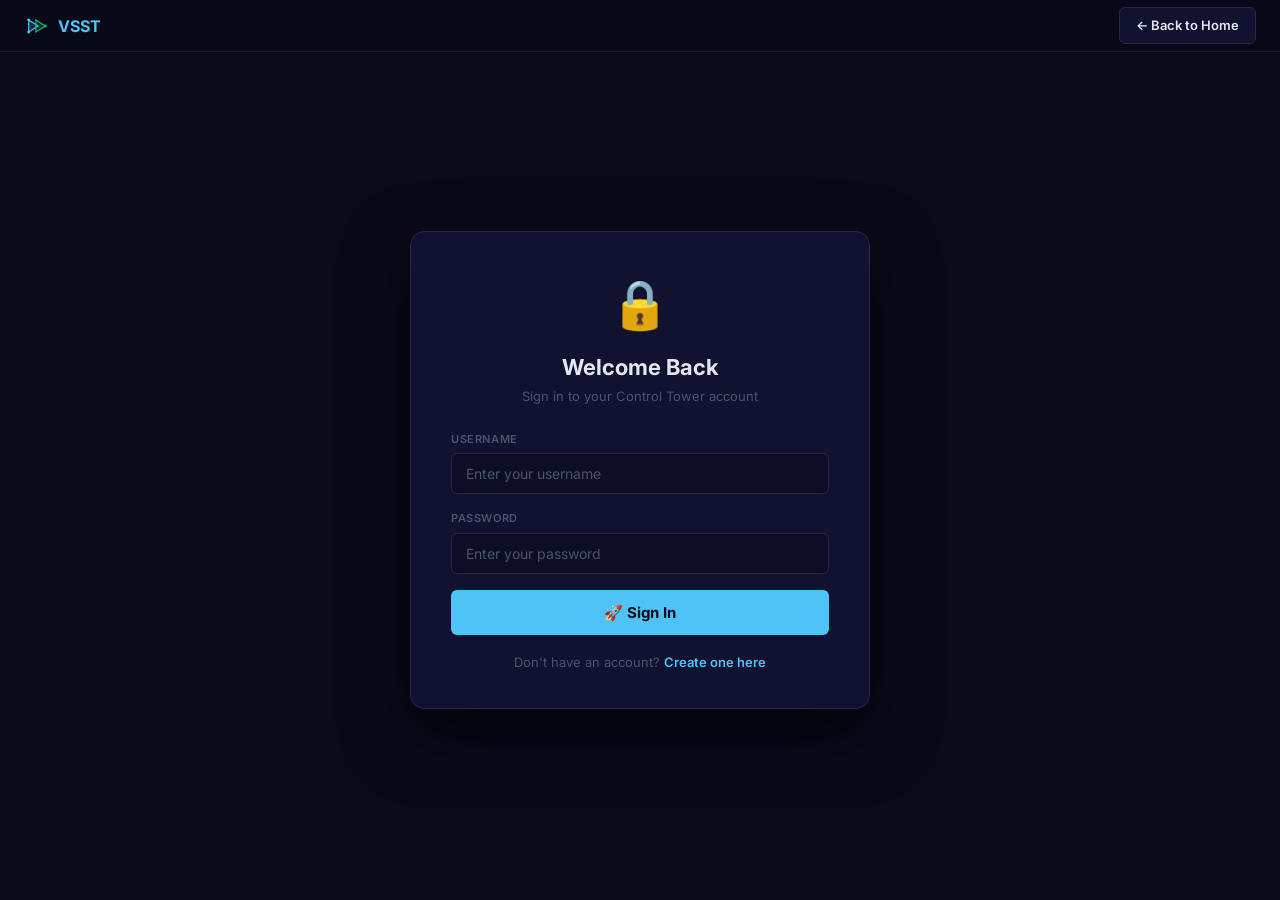
<file: src/main/resources/static/login.html>
<!DOCTYPE html>
<html lang="en">
<head>
    <meta charset="UTF-8">
    <meta name="viewport" content="width=device-width, initial-scale=1.0, maximum-scale=1.0">
    <title>VSST | Login</title>
    <link rel="preconnect" href="https://fonts.googleapis.com">
    <link rel="preconnect" href="https://fonts.gstatic.com" crossorigin>
    <link href="https://fonts.googleapis.com/css2?family=Inter:wght@300;400;500;600;700&family=JetBrains+Mono:wght@400;600&display=swap" rel="stylesheet">
    <link rel="stylesheet" href="css/app.css">
</head>
<body style="overflow:auto;">

<nav class="auth-nav">
    <a href="/welcome.html" class="auth-nav-logo">
        <svg width="26" height="26" viewBox="0 0 44 44" fill="none">
            <path d="M8 12 L24 22 L8 32 Z" fill="rgba(79,195,247,0.2)" stroke="#4fc3f7" stroke-width="2"/>
            <path d="M20 12 L36 22 L20 32 Z" fill="rgba(16,185,129,0.2)" stroke="#10b981" stroke-width="2"/>
            <circle cx="8" cy="12" r="2.5" fill="#4fc3f7"/>
            <circle cx="8" cy="32" r="2.5" fill="#4fc3f7"/>
            <circle cx="36" cy="22" r="2.5" fill="#10b981"/>
        </svg>
        VSST
    </a>
    <div style="display:flex;align-items:center;gap:10px;">
        <a href="/welcome.html" class="auth-back-btn">&#8592; Back to Home</a>
    </div>
</nav>

<div class="auth-wrapper">
    <div class="auth-card">

        <div class="auth-card-icon">&#128274;</div>
        <h1 class="auth-card-title">Welcome Back</h1>
        <p class="auth-card-sub">Sign in to your Control Tower account</p>

        <div class="auth-error"   id="loginError"></div>
        <div class="auth-success" id="loginSuccess"></div>

        <div class="auth-form-group">
            <label class="auth-label" for="username">Username</label>
            <input class="auth-input" type="text" id="username"
                   placeholder="Enter your username"
                   autocomplete="username"
                   onkeydown="if(event.key==='Enter') handleLogin()"/>
        </div>

        <div class="auth-form-group">
            <label class="auth-label" for="password">Password</label>
            <input class="auth-input" type="password" id="password"
                   placeholder="Enter your password"
                   autocomplete="current-password"
                   onkeydown="if(event.key==='Enter') handleLogin()"/>
        </div>

        <button class="auth-btn" id="loginBtn" onclick="handleLogin()">
            &#128640; Sign In
        </button>

        <div class="auth-footer">
            Don't have an account? <a href="/register.html">Create one here</a>
        </div>

    </div>
</div>

<script src="js/auth.js"></script>
<script src="js/theme.js"></script>
<script>
    // Redirect if already logged in
    if (typeof redirectIfLoggedIn === 'function') redirectIfLoggedIn();

    async function handleLogin() {
        hideFormError('loginError');
        var username = document.getElementById('username').value.trim();
        var password = document.getElementById('password').value;

        if (!username || !password) {
            showFormError('loginError', 'Please enter both username and password.');
            return;
        }

        setButtonLoading('loginBtn', true, '&#128640; Sign In');

        try {
            var user = await apiLogin(username, password);
            storeUser(user);
            if (user.role === 'DRIVER') {
                window.location.href = '/driver.html';
            } else {
                window.location.href = '/index.html';
            }
        } catch (error) {
            showFormError('loginError', error.message || 'Login failed. Please check your credentials.');
        } finally {
            setButtonLoading('loginBtn', false, '&#128640; Sign In');
        }
    }

    function showFormError(id, msg) {
        var el = document.getElementById(id);
        if (el) { el.textContent = msg; el.style.display = 'block'; }
    }

    function hideFormError(id) {
        var el = document.getElementById(id);
        if (el) el.style.display = 'none';
    }
</script>
</body>
</html>
</file>
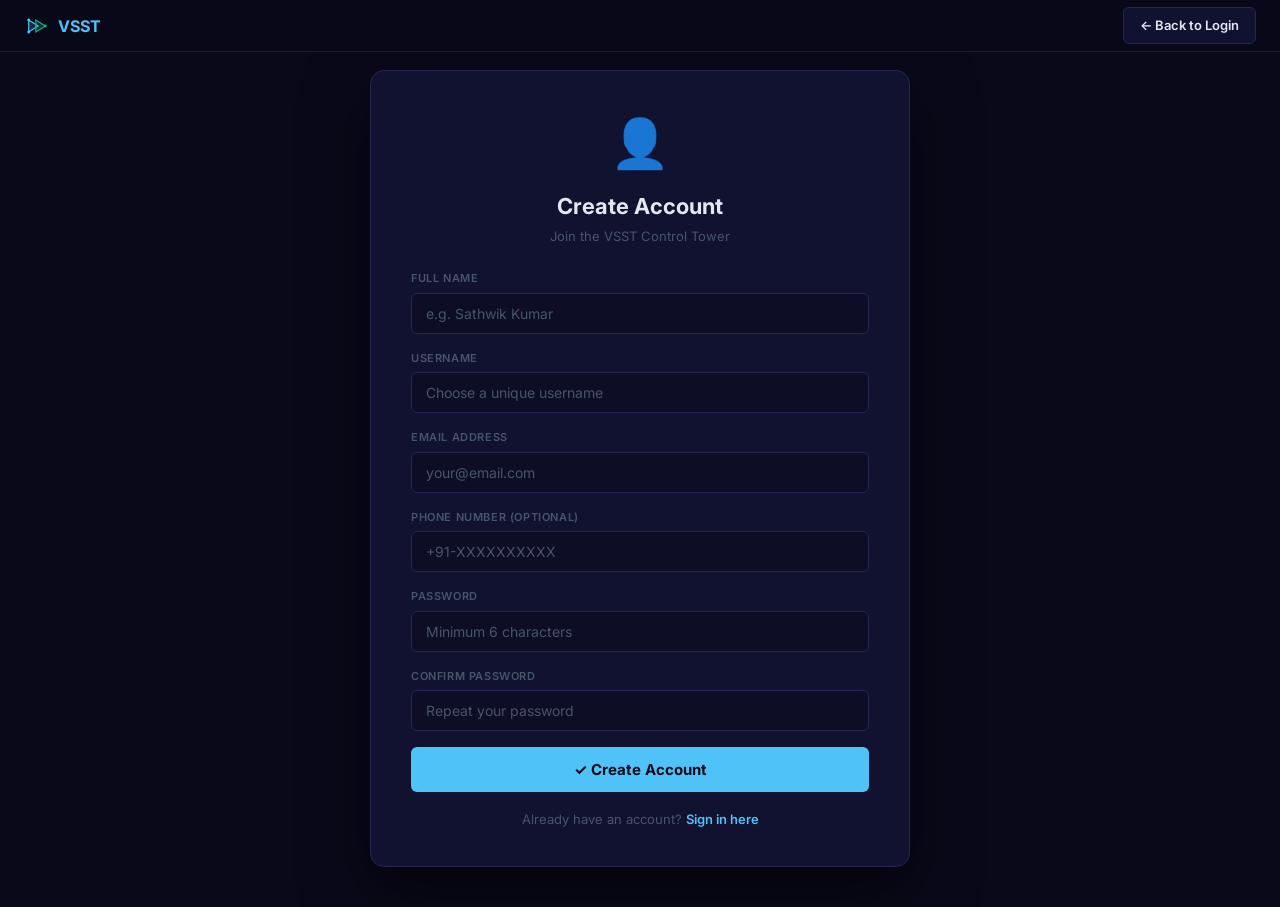
<file: src/main/resources/static/register.html>
<!DOCTYPE html>
<html lang="en">
<head>
    <meta charset="UTF-8">
    <meta name="viewport" content="width=device-width, initial-scale=1.0, maximum-scale=1.0">
    <title>VSST | Create Account</title>
    <link rel="preconnect" href="https://fonts.googleapis.com">
    <link rel="preconnect" href="https://fonts.gstatic.com" crossorigin>
    <link href="https://fonts.googleapis.com/css2?family=Inter:wght@300;400;500;600;700&family=JetBrains+Mono:wght@400;600&display=swap" rel="stylesheet">
    <link rel="stylesheet" href="css/app.css">
</head>
<body style="overflow:auto;">

<nav class="auth-nav">
    <a href="/welcome.html" class="auth-nav-logo">
        <svg width="26" height="26" viewBox="0 0 44 44" fill="none">
            <path d="M8 12 L24 22 L8 32 Z" fill="rgba(79,195,247,0.2)" stroke="#4fc3f7" stroke-width="2"/>
            <path d="M20 12 L36 22 L20 32 Z" fill="rgba(16,185,129,0.2)" stroke="#10b981" stroke-width="2"/>
            <circle cx="8" cy="12" r="2.5" fill="#4fc3f7"/>
            <circle cx="8" cy="32" r="2.5" fill="#4fc3f7"/>
            <circle cx="36" cy="22" r="2.5" fill="#10b981"/>
        </svg>
        VSST
    </a>
    <div style="display:flex;align-items:center;gap:10px;">
        <a href="/login.html" class="auth-back-btn">&#8592; Back to Login</a>
    </div>
</nav>

<div class="auth-wrapper" style="padding-top:70px;">
    <div class="auth-card register-card">

        <div class="auth-card-icon">&#128100;</div>
        <h1 class="auth-card-title">Create Account</h1>
        <p class="auth-card-sub">Join the VSST Control Tower</p>

        <div class="auth-error"   id="registerError"></div>
        <div class="auth-success" id="registerSuccess"></div>

        <div class="auth-form-group">
            <label class="auth-label">Full Name</label>
            <input class="auth-input" type="text" id="fullName"
                   placeholder="e.g. Sathwik Kumar"/>
        </div>

        <div class="auth-form-group">
            <label class="auth-label">Username</label>
            <input class="auth-input" type="text" id="regUsername"
                   placeholder="Choose a unique username"/>
        </div>

        <div class="auth-form-group">
            <label class="auth-label">Email Address</label>
            <input class="auth-input" type="email" id="regEmail"
                   placeholder="your@email.com"/>
        </div>

        <div class="auth-form-group">
            <label class="auth-label">Phone Number (Optional)</label>
            <input class="auth-input" type="tel" id="regPhone"
                   placeholder="+91-XXXXXXXXXX"/>
        </div>

        <div class="auth-form-group">
            <label class="auth-label">Password</label>
            <input class="auth-input" type="password" id="regPassword"
                   placeholder="Minimum 6 characters"/>
        </div>

        <div class="auth-form-group">
            <label class="auth-label">Confirm Password</label>
            <input class="auth-input" type="password" id="regPasswordConfirm"
                   placeholder="Repeat your password"/>
        </div>

        <button class="auth-btn" id="registerBtn" onclick="handleRegister()">
            &#10003; Create Account
        </button>

        <div class="auth-footer">
            Already have an account? <a href="/login.html">Sign in here</a>
        </div>

    </div>
</div>

<script src="js/auth.js"></script>
<script src="js/theme.js"></script>
<script>
    async function handleRegister() {
        hideFormError('registerError');

        var fullName   = document.getElementById('fullName').value.trim();
        var username   = document.getElementById('regUsername').value.trim();
        var email      = document.getElementById('regEmail').value.trim();
        var phone      = document.getElementById('regPhone').value.trim();
        var password   = document.getElementById('regPassword').value;
        var confirm    = document.getElementById('regPasswordConfirm').value;

        if (!fullName || !username || !email || !password) {
            showFormError('registerError', 'All required fields must be filled.');
            return;
        }
        if (password.length < 6) {
            showFormError('registerError', 'Password must be at least 6 characters.');
            return;
        }
        if (password !== confirm) {
            showFormError('registerError', 'Passwords do not match.');
            return;
        }

        setButtonLoading('registerBtn', true, '&#10003; Create Account');

        try {
            var user = await apiRegister({
                fullName:    fullName,
                username:    username,
                email:       email,
                phoneNumber: phone,
                password:    password
            });

            var suc = document.getElementById('registerSuccess');
            suc.textContent = '✓ Account created! Redirecting to login...';
            suc.style.display = 'block';
            setTimeout(function() { window.location.href = '/login.html'; }, 1800);

        } catch (error) {
            showFormError('registerError', error.message || 'Registration failed. Please try again.');
        } finally {
            setButtonLoading('registerBtn', false, '&#10003; Create Account');
        }
    }

    function showFormError(id, msg) {
        var el = document.getElementById(id);
        if (el) { el.textContent = msg; el.style.display = 'block'; }
    }

    function hideFormError(id) {
        var el = document.getElementById(id);
        if (el) el.style.display = 'none';
    }
</script>
</body>
</html>
</file>
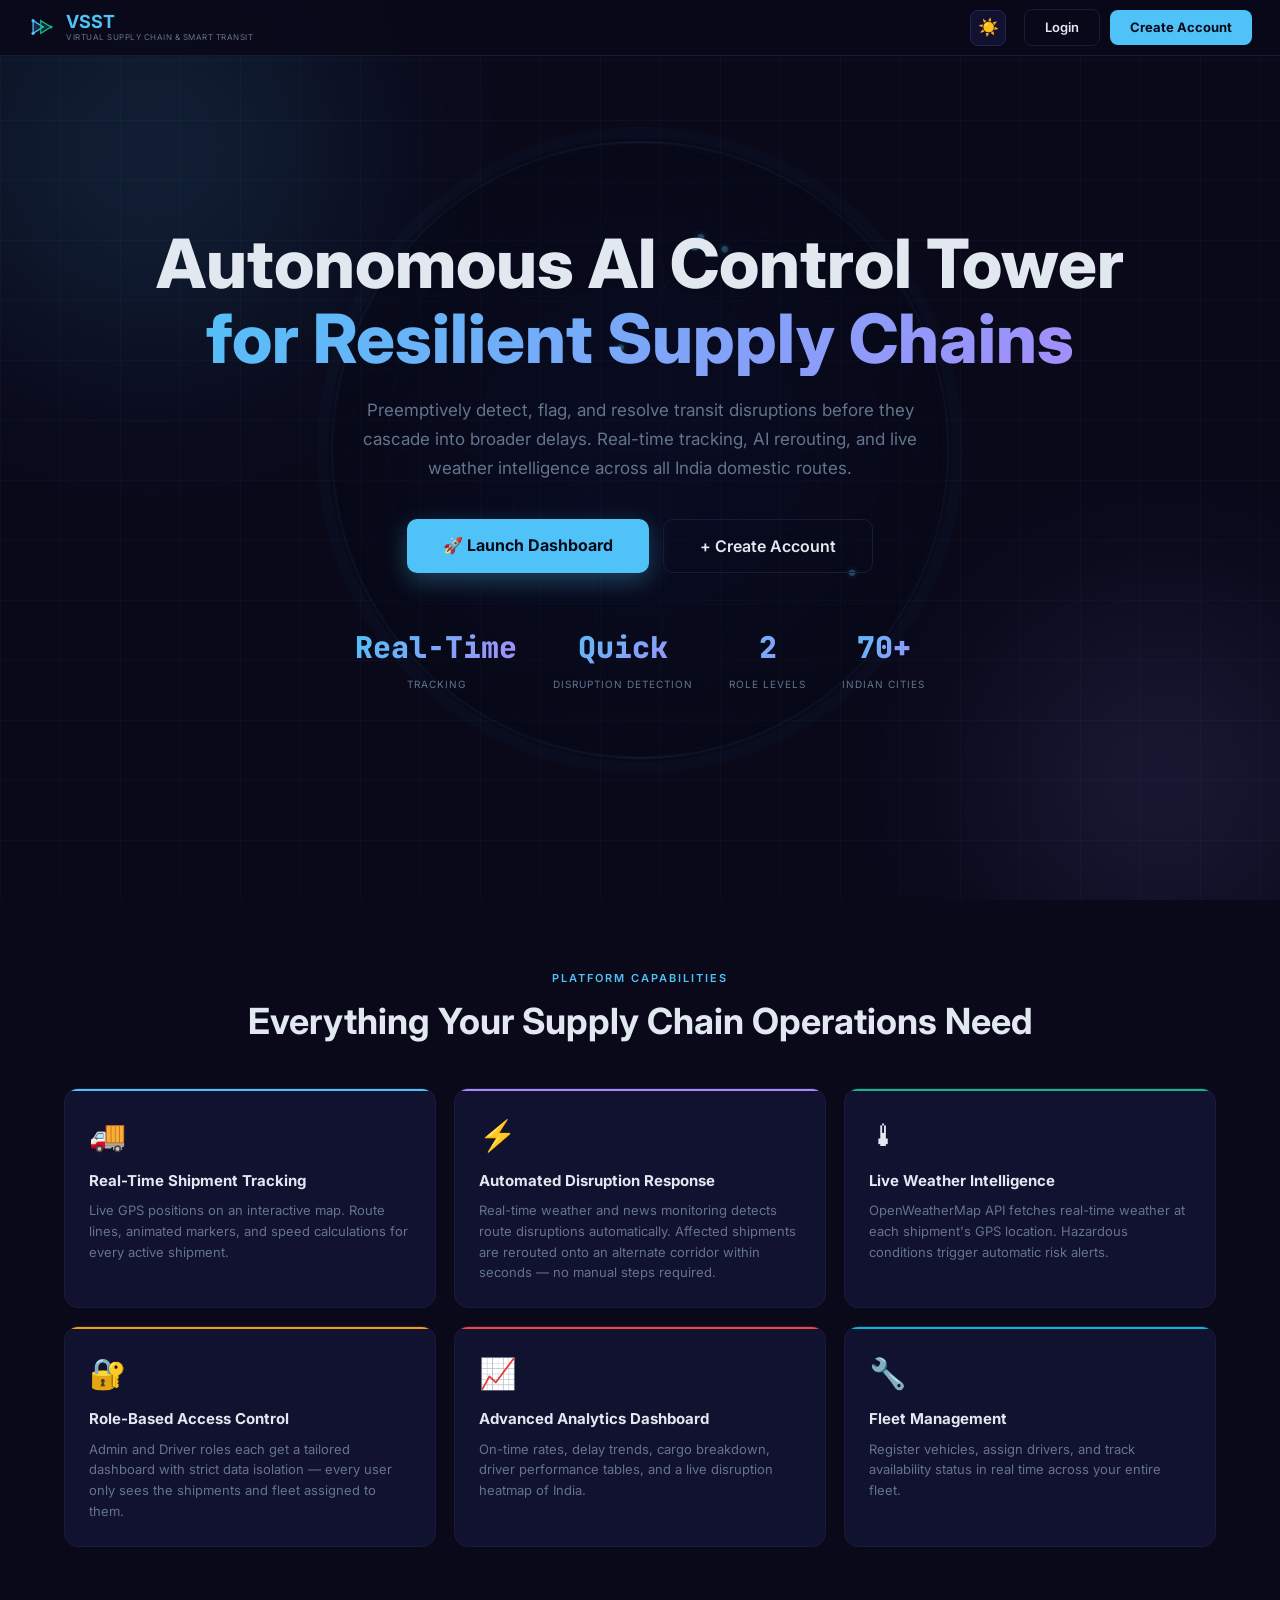
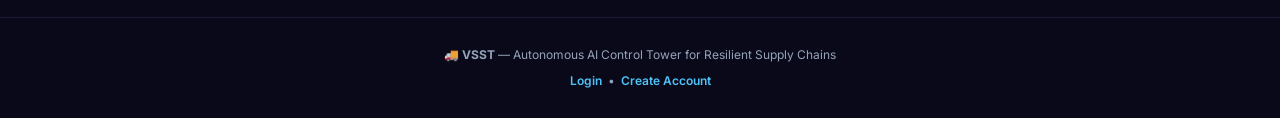
<file: src/main/resources/static/welcome.html>
<!DOCTYPE html>
<html lang="en">
<head>
    <meta charset="UTF-8">
    <meta name="viewport" content="width=device-width, initial-scale=1.0, maximum-scale=1.0">
    <title>VSST | AI Control Tower</title>
    <link rel="preconnect" href="https://fonts.googleapis.com">
    <link rel="preconnect" href="https://fonts.gstatic.com" crossorigin>
    <link href="https://fonts.googleapis.com/css2?family=Inter:wght@300;400;500;600;700;800&family=JetBrains+Mono:wght@400;600&display=swap" rel="stylesheet">
    <link rel="stylesheet" href="css/app.css">
    <style>
        *, *::before, *::after { box-sizing: border-box; margin: 0; padding: 0; }

        :root {
            --bg:     #09091a; --card: #111130; --border: #1a1a3a;
            --blue:   #4fc3f7; --purple: #a78bfa; --green: #10b981;
            --text:   #e2e8f0; --muted: #64748b;
        }

        body.light-theme {
            --bg: #f0f4f8; --card: #ffffff; --border: #dde3ea;
            --blue: #0284c7; --purple: #7c3aed; --green: #059669;
            --text: #1a202c; --muted: #718096;
        }

        html, body { background: var(--bg); color: var(--text); font-family: 'Inter', sans-serif;
            overflow-x: hidden; transition: background 0.3s, color 0.3s; }

        /* NAV */
        nav {
            position: fixed; top: 0; left: 0; right: 0; height: 56px;
            background: rgba(9,9,26,0.92); backdrop-filter: blur(12px);
            border-bottom: 1px solid var(--border);
            display: flex; align-items: center; justify-content: space-between;
            padding: 0 28px; z-index: 100;
        }
        body.light-theme nav { background: rgba(240,244,248,0.95); }

        .nav-brand { display: flex; align-items: center; gap: 10px;
            text-decoration: none; }
        .nav-brand:hover { text-decoration: none; }

        .nav-actions { display: flex; gap: 10px; align-items: center; }

        .btn-nav {
            padding: 8px 20px; border-radius: 8px; font-size: 13px;
            font-weight: 600; cursor: pointer; text-decoration: none;
            font-family: inherit; transition: all 0.2s;
        }

        .btn-nav-outline {
            background: transparent; border: 1.5px solid var(--border);
            color: var(--text);
        }
        .btn-nav-outline:hover { border-color: var(--blue); color: var(--blue); text-decoration: none; }

        .btn-nav-primary {
            background: var(--blue); border: none; color: #09091a; font-weight: 700;
        }
        .btn-nav-primary:hover { opacity: 0.85; text-decoration: none; }

        /* HERO */
        .hero {
            min-height: 100vh; display: flex; flex-direction: column;
            align-items: center; justify-content: center;
            text-align: center; padding: 100px 24px 60px;
            position: relative; overflow: hidden;
        }

        .hero::before {
            content: ''; position: absolute; inset: 0;
            background-image: linear-gradient(rgba(79,195,247,0.03) 1px, transparent 1px),
            linear-gradient(90deg, rgba(79,195,247,0.03) 1px, transparent 1px);
            background-size: 60px 60px;
            animation: gridDrift 25s linear infinite;
        }
        @keyframes gridDrift { 0%{background-position:0 0} 100%{background-position:60px 60px} }

        .blob { position: absolute; border-radius: 50%; filter: blur(80px);
            pointer-events: none; opacity: 0.15; }
        .blob-1 { width:500px;height:500px; background:radial-gradient(circle,#4fc3f7,transparent);
            top:-100px;left:-100px; animation:blobFloat 8s ease-in-out infinite; }
        .blob-2 { width:400px;height:400px; background:radial-gradient(circle,#a78bfa,transparent);
            bottom:-80px;right:-80px; animation:blobFloat 10s ease-in-out infinite reverse; }
        @keyframes blobFloat { 0%,100%{transform:translate(0,0)} 50%{transform:translate(30px,20px)} }

        h1 {
            font-size: clamp(32px, 6vw, 68px); font-weight: 800;
            line-height: 1.1; margin-bottom: 20px; position: relative;
        }
        .h1-line1 { color: var(--text); display: block; }
        .h1-line2 {
            background: linear-gradient(135deg, var(--blue), var(--purple));
            -webkit-background-clip: text; -webkit-text-fill-color: transparent;
            background-clip: text; display: block;
        }

        .hero-sub {
            font-size: clamp(14px, 2vw, 17px); color: var(--muted);
            max-width: 560px; line-height: 1.7; margin-bottom: 36px; position: relative;
        }

        .hero-cta {
            display: flex; gap: 14px; flex-wrap: wrap;
            justify-content: center; margin-bottom: 52px; position: relative;
        }

        .btn-hero-primary {
            padding: 14px 36px; background: var(--blue); color: #09091a; border: none;
            border-radius: 10px; font-size: 16px; font-weight: 700; cursor: pointer;
            text-decoration: none; font-family: inherit; transition: all 0.2s;
            box-shadow: 0 8px 24px rgba(79,195,247,0.3);
        }
        .btn-hero-primary:hover { background:#81d4fa; box-shadow:0 12px 32px rgba(79,195,247,0.45);
            transform:translateY(-2px); text-decoration:none; }

        .btn-hero-outline {
            padding: 14px 36px; background: transparent; color: var(--text);
            border: 1.5px solid var(--border); border-radius: 10px;
            font-size: 16px; font-weight: 600; cursor: pointer;
            text-decoration: none; font-family: inherit; transition: all 0.2s;
        }
        .btn-hero-outline:hover { border-color:var(--blue); color:var(--blue); text-decoration:none; }

        .stats-strip {
            display: flex; gap: 36px; flex-wrap: wrap;
            justify-content: center; position: relative;
        }
        .stat-item { text-align: center; }
        .stat-num {
            font-size: 30px; font-weight: 800; font-family: 'JetBrains Mono', monospace;
            background: linear-gradient(135deg, var(--blue), var(--purple));
            -webkit-background-clip: text; -webkit-text-fill-color: transparent;
            background-clip: text; display: block;
        }
        .stat-lbl { font-size: 10px; color: var(--muted); text-transform: uppercase;
            letter-spacing: 1px; margin-top: 4px; }

        /* FEATURES */
        .section { padding: 70px 24px; max-width: 1200px; margin: 0 auto; }
        .section-label { text-align:center; font-size:11px; font-weight:600;
            color:var(--blue); text-transform:uppercase; letter-spacing:2px;
            margin-bottom:12px; }
        .section-title { text-align:center; font-size:clamp(22px,4vw,36px);
            font-weight:700; margin-bottom:44px; line-height:1.25; color:var(--text); }

        .features-grid { display: grid; grid-template-columns: repeat(3,1fr); gap: 18px; }

        .feature-card {
            background: var(--card); border: 1px solid var(--border);
            border-radius: 14px; padding: 24px; transition: all 0.25s;
            position: relative; overflow: hidden;
        }
        .feature-card::before {
            content:''; position:absolute; top:0;left:0;right:0;
            height:2px; border-radius:2px 2px 0 0;
        }
        .feature-card.c-blue::before   { background: var(--blue); }
        .feature-card.c-purple::before { background: var(--purple); }
        .feature-card.c-green::before  { background: var(--green); }
        .feature-card.c-yellow::before { background: #f59e0b; }
        .feature-card.c-red::before    { background: #ef4444; }
        .feature-card.c-teal::before   { background: #06b6d4; }

        .feature-card:hover {
            border-color: rgba(79,195,247,0.3);
            transform: translateY(-3px);
            box-shadow: 0 12px 32px rgba(0,0,0,0.2);
        }
        body.light-theme .feature-card:hover { box-shadow: 0 8px 24px rgba(0,0,0,0.1); }

        .feature-icon  { font-size: 30px; margin-bottom: 12px; }
        .feature-title { font-size: 15px; font-weight: 700; color: var(--text); margin-bottom: 8px; }
        .feature-desc  { font-size: 13px; color: var(--muted); line-height: 1.6; }

        /* TECH STACK */
        .tech-section {
            background: var(--card); border-top: 1px solid var(--border);
            border-bottom: 1px solid var(--border); padding: 56px 24px; text-align: center;
        }
        .tech-pills { display:flex; flex-wrap:wrap; justify-content:center; gap:9px; margin-top:26px; }
        .tech-pill {
            padding: 6px 16px;
            background: rgba(79,195,247,0.06); border: 1px solid rgba(79,195,247,0.15);
            border-radius: 20px; font-size: 12px; font-weight: 600; color: var(--blue);
            font-family: 'JetBrains Mono', monospace; transition: all 0.2s;
        }
        .tech-pill:hover { background: rgba(79,195,247,0.14); }

        /* FOOTER */
        footer {
            padding: 28px; text-align: center; color: var(--muted);
            font-size: 12px; border-top: 1px solid var(--border);
        }
        footer a { color: var(--blue); text-decoration: none; font-weight: 600; }
        footer a:hover { text-decoration: underline; }

        @media (max-width: 900px) { .features-grid { grid-template-columns:1fr 1fr; } }
        @media (max-width: 600px) {
            .features-grid { grid-template-columns:1fr; }
            nav { padding: 0 16px; }
            .hero { padding: 80px 16px 40px; }
            .stats-strip { gap: 22px; }
        }

        /* Globe background */
        .globe-bg {
            position: absolute;
            top: 50%;
            left: 50%;
            transform: translate(-50%, -50%);
            width: min(700px, 95vw);
            height: min(700px, 95vw);
            pointer-events: none;
            z-index: 0;
            opacity: 0.38;
        }

        .globe-bg canvas {
            width: 100%;
            height: 100%;
        }

        /* Ensure all hero content is above globe */
        .hero > *:not(.blob-1):not(.blob-2):not(.globe-bg) {
            position: relative;
            z-index: 2;
        }

    </style>
</head>
<body>

<nav>
    <a href="/welcome.html" class="nav-brand">
        <svg width="28" height="28" viewBox="0 0 44 44" fill="none">
            <path d="M8 12 L24 22 L8 32 Z" fill="rgba(79,195,247,0.2)" stroke="#4fc3f7" stroke-width="2"/>
            <path d="M20 12 L36 22 L20 32 Z" fill="rgba(16,185,129,0.2)" stroke="#10b981" stroke-width="2"/>
            <circle cx="8" cy="12" r="2.5" fill="#4fc3f7"/>
            <circle cx="8" cy="32" r="2.5" fill="#4fc3f7"/>
            <circle cx="36" cy="22" r="2.5" fill="#10b981"/>
        </svg>
        <div style="display: flex; flex-direction: column;">
            <span style="font-size: 18px; font-weight: 700; color: var(--blue); line-height: 1.1;">VSST</span>
            <span style="font-size: 8px; color: var(--muted); text-transform: uppercase; letter-spacing: 0.5px;">Virtual Supply chain & Smart Transit</span>
        </div>
    </a>
    <div class="nav-actions">
        <a href="/login.html"    class="btn-nav btn-nav-outline">Login</a>
        <a href="/register.html" class="btn-nav btn-nav-primary">Create Account</a>
    </div>
</nav>

<section class="hero">
    <div class="blob blob-1"></div>
    <div class="blob blob-2"></div>

    <div class="globe-bg" aria-hidden="true">
        <canvas id="globeCanvas"></canvas>
    </div>

    <h1>
        <span class="h1-line1">Autonomous AI Control Tower</span>
        <span class="h1-line2">for Resilient Supply Chains</span>
    </h1>
    <p class="hero-sub">
        Preemptively detect, flag, and resolve transit disruptions before they cascade
        into broader delays. Real-time tracking, AI rerouting, and live weather intelligence
        across all India domestic routes.
    </p>
    <div class="hero-cta">
        <a href="/login.html"    class="btn-hero-primary">&#128640; Launch Dashboard</a>
        <a href="/register.html" class="btn-hero-outline">&#43; Create Account</a>
    </div>
    <div class="stats-strip">
        <div class="stat-item"><span class="stat-num">Real&#8209;Time</span><span class="stat-lbl">Tracking</span></div>
        <div class="stat-item"><span class="stat-num">Quick</span><span class="stat-lbl">Disruption Detection</span></div>
        <div class="stat-item"><span class="stat-num">2</span><span class="stat-lbl">Role Levels</span></div>
        <div class="stat-item"><span class="stat-num">70+</span><span class="stat-lbl">Indian Cities</span></div>
    </div>
</section>

<section class="section">
    <div class="section-label">Platform Capabilities</div>
    <h2 class="section-title">Everything Your Supply Chain Operations Need</h2>
    <div class="features-grid">
        <div class="feature-card c-blue">
            <div class="feature-icon">&#128666;</div>
            <div class="feature-title">Real-Time Shipment Tracking</div>
            <div class="feature-desc">Live GPS positions on an interactive map. Route lines, animated markers, and speed calculations for every active shipment.</div>
        </div>
        <div class="feature-card c-purple">
            <div class="feature-icon">&#9889;</div>
            <div class="feature-title">Automated Disruption Response</div>
            <div class="feature-desc">Real-time weather and news monitoring detects route disruptions automatically. Affected shipments are rerouted onto an alternate corridor within seconds — no manual steps required.</div>
        </div>
        <div class="feature-card c-green">
            <div class="feature-icon">&#127777;</div>
            <div class="feature-title">Live Weather Intelligence</div>
            <div class="feature-desc">OpenWeatherMap API fetches real-time weather at each shipment's GPS location. Hazardous conditions trigger automatic risk alerts.</div>
        </div>
        <div class="feature-card c-yellow">
            <div class="feature-icon">&#128272;</div>
            <div class="feature-title">Role-Based Access Control</div>
            <div class="feature-desc">Admin and Driver roles each get a tailored dashboard with strict data isolation — every user only sees the shipments and fleet assigned to them.</div>
        </div>
        <div class="feature-card c-red">
            <div class="feature-icon">&#128200;</div>
            <div class="feature-title">Advanced Analytics Dashboard</div>
            <div class="feature-desc">On-time rates, delay trends, cargo breakdown, driver performance tables, and a live disruption heatmap of India.</div>
        </div>
        <div class="feature-card c-teal">
            <div class="feature-icon">&#128295;</div>
            <div class="feature-title">Fleet Management</div>
            <div class="feature-desc">Register vehicles, assign drivers, and track availability status in real time across your entire fleet.</div>
        </div>
    </div>
</section>

<footer>
    <p>&#128666; <strong>VSST</strong> — Autonomous AI Control Tower for Resilient Supply Chains</p>
    <p style="margin-top:8px;"><a href="/login.html">Login</a> &nbsp;&bull;&nbsp; <a href="/register.html">Create Account</a></p>
</footer>

<script>
    (function startGlobe() {
        var canvas = document.getElementById('globeCanvas');
        if (!canvas) {
            // Retry in case DOM not ready
            setTimeout(startGlobe, 200);
            return;
        }

        var ctx  = canvas.getContext('2d');
        var SIZE = 600;
        canvas.width  = SIZE;
        canvas.height = SIZE;

        var CX = SIZE / 2, CY = SIZE / 2, R = SIZE * 0.44;
        var rotY = 0;

        // City coordinates [lat, lng]
        var cities = [
            [28.6, 77.2], [19.1, 72.9], [13.0, 77.6], [22.6, 88.4],
            [13.1, 80.3], [17.4, 78.5], [23.0, 72.6], [26.9, 75.8],
            [51.5, -0.1], [48.9, 2.4], [40.7, -74.0], [35.7, 139.7],
            [31.2, 121.5], [-33.9, 151.2], [55.8, 37.6], [25.2, 55.3],
            [1.3, 103.8], [37.6, 127.0], [-23.5, -46.6], [30.0, 31.2],
            [6.5, 3.4], [-26.2, 28.1], [19.4, -99.1], [43.7, -79.4]
        ];

        // Convert lat/lng to unit sphere 3D
        function toSphere(lat, lng) {
            var phi   = (90 - lat)  * Math.PI / 180;
            var theta = (lng + 180) * Math.PI / 180;
            return {
                x: -Math.sin(phi) * Math.cos(theta),
                y:  Math.cos(phi),
                z:  Math.sin(phi) * Math.sin(theta)
            };
        }

        // Rotate around Y axis only (slow spin)
        function rotate(p) {
            var x1 = p.x * Math.cos(rotY) + p.z * Math.sin(rotY);
            var z1 = -p.x * Math.sin(rotY) + p.z * Math.cos(rotY);
            return { x: x1, y: p.y, z: z1 };
        }

        function project(p) {
            var rp = rotate(p);
            return { x: CX + rp.x * R, y: CY - rp.y * R, z: rp.z };
        }

        var nodes = cities.map(function (c) { return toSphere(c[0], c[1]); });

        // Build edges (connect nearby cities)
        var edges = [];
        for (var i = 0; i < nodes.length; i++) {
            for (var j = i + 1; j < nodes.length; j++) {
                if (Math.random() < 0.2) edges.push([i, j]);
            }
        }

        // Animated data packets
        var packets = [];
        edges.forEach(function (e) {
            if (Math.random() < 0.55) {
                packets.push({
                    edge:  e,
                    t:     Math.random(),
                    speed: 0.004 + Math.random() * 0.005,
                    color: Math.random() < 0.5 ? '#f59e0b' : '#4fc3f7'
                });
            }
        });

        function draw() {
            ctx.clearRect(0, 0, SIZE, SIZE);

            // Background glow
            var grd = ctx.createRadialGradient(CX, CY, R * 0.1, CX, CY, R);
            grd.addColorStop(0, 'rgba(10,20,50,0.85)');
            grd.addColorStop(1, 'rgba(5,8,20,0.95)');
            ctx.beginPath();
            ctx.arc(CX, CY, R, 0, Math.PI * 2);
            ctx.fillStyle = grd;
            ctx.fill();

            // Grid lines (latitude)
            for (var lat = -75; lat <= 75; lat += 15) {
                ctx.beginPath();
                var first = true;
                for (var lng = -180; lng <= 180; lng += 4) {
                    var p3  = toSphere(lat, lng);
                    var rp  = rotate(p3);
                    if (rp.z > -0.05) {
                        var sx = CX + rp.x * R, sy = CY - rp.y * R;
                        if (first) { ctx.moveTo(sx, sy); first = false; }
                        else        ctx.lineTo(sx, sy);
                    } else { first = true; }
                }
                ctx.strokeStyle = 'rgba(79,195,247,0.07)';
                ctx.lineWidth   = 0.6;
                ctx.stroke();
            }

            // Grid lines (longitude)
            for (var lng2 = -180; lng2 < 180; lng2 += 15) {
                ctx.beginPath();
                first = true;
                for (var lat2 = -90; lat2 <= 90; lat2 += 4) {
                    var p3b = toSphere(lat2, lng2);
                    var rpb = rotate(p3b);
                    if (rpb.z > -0.05) {
                        var sx2 = CX + rpb.x * R, sy2 = CY - rpb.y * R;
                        if (first) { ctx.moveTo(sx2, sy2); first = false; }
                        else        ctx.lineTo(sx2, sy2);
                    } else { first = true; }
                }
                ctx.strokeStyle = 'rgba(79,195,247,0.07)';
                ctx.lineWidth   = 0.6;
                ctx.stroke();
            }

            // Route edges
            edges.forEach(function (e) {
                var a = project(nodes[e[0]]);
                var b = project(nodes[e[1]]);
                if (a.z > 0.05 && b.z > 0.05) {
                    ctx.beginPath();
                    ctx.moveTo(a.x, a.y);
                    ctx.lineTo(b.x, b.y);
                    ctx.strokeStyle = 'rgba(79,195,247,0.12)';
                    ctx.lineWidth   = 0.8;
                    ctx.stroke();
                }
            });

            // City nodes
            nodes.forEach(function (n) {
                var p    = project(n);
                var fade = Math.max(0, p.z);
                if (p.z > 0) {
                    // Outer glow
                    ctx.beginPath();
                    ctx.arc(p.x, p.y, 6, 0, Math.PI * 2);
                    ctx.fillStyle = 'rgba(79,195,247,' + (fade * 0.1) + ')';
                    ctx.fill();
                    // Dot
                    ctx.beginPath();
                    ctx.arc(p.x, p.y, 2.8, 0, Math.PI * 2);
                    ctx.fillStyle = 'rgba(79,195,247,' + Math.min(0.9, fade + 0.3) + ')';
                    ctx.fill();
                }
            });

            // Travelling packets
            packets.forEach(function (pkt) {
                pkt.t += pkt.speed;
                if (pkt.t > 1) pkt.t = 0;

                var a = project(nodes[pkt.edge[0]]);
                var b = project(nodes[pkt.edge[1]]);
                if (a.z > 0.05 && b.z > 0.05) {
                    var px = a.x + (b.x - a.x) * pkt.t;
                    var py = a.y + (b.y - a.y) * pkt.t;
                    // Trail
                    ctx.beginPath();
                    ctx.arc(px, py, 4, 0, Math.PI * 2);
                    ctx.fillStyle = pkt.color.replace(')', ',0.15)').replace('rgb', 'rgba');
                    ctx.fill();
                    // Core dot
                    ctx.beginPath();
                    ctx.arc(px, py, 2, 0, Math.PI * 2);
                    ctx.fillStyle = pkt.color;
                    ctx.fill();
                }
            });

            // Globe outline
            ctx.beginPath();
            ctx.arc(CX, CY, R, 0, Math.PI * 2);
            ctx.strokeStyle = 'rgba(79,195,247,0.18)';
            ctx.lineWidth   = 1.2;
            ctx.stroke();

            // Atmosphere glow
            ctx.beginPath();
            ctx.arc(CX, CY, R + 8, 0, Math.PI * 2);
            ctx.strokeStyle = 'rgba(79,195,247,0.06)';
            ctx.lineWidth   = 10;
            ctx.stroke();

            rotY += 0.004;
            requestAnimationFrame(draw);
        }

        draw();
    })();
</script>

<script src="js/theme.js"></script>
</body>
</html>
</file>
<file: src/main/resources/static/css/app.css>
/* ==== GLOBAL STYLES (style.css) ==== */
/* LogiPulse / VSST — style.css — Dark theme (default) + Light theme + Responsive */

/* ---- Google Fonts ---- */
@import url('https://fonts.googleapis.com/css2?family=Inter:wght@300;400;500;600;700&family=JetBrains+Mono:wght@400;600&display=swap');

/* DARK THEME (default CSS variables) */
:root, html {
    --bg-primary:       #09091a;
    --bg-secondary:     #0d0d26;
    --bg-card:          #111130;
    --bg-card-hover:    #141442;
    --border-dim:       #1a1a3a;
    --border-normal:    #252550;
    --text-primary:     #e2e8f0;
    --text-secondary:   #94a3b8;
    --text-muted:       #475569;
    --accent-blue:      #4fc3f7;
    --status-transit:   #4fc3f7;
    --status-delayed:   #ef4444;
    --status-rerouted:  #a78bfa;
    --status-delivered: #10b981;
    --shadow-lg:        0 24px 64px rgba(0,0,0,0.6);
    --shadow-md:        0 8px 24px rgba(0,0,0,0.4);
    --radius-sm:        6px;
    --radius-md:        10px;
    --radius-lg:        14px;
    --transition:       all 0.2s ease;
    --font-main:        'Inter', sans-serif;
    --font-mono:        'JetBrains Mono', monospace;
}

/* LIGHT THEME overrides */
body.light-theme,
html.light-theme {
    --bg-primary:       #f0f4f8;
    --bg-secondary:     #e2e8f0;
    --bg-card:          #ffffff;
    --bg-card-hover:    #f8fafc;
    --border-dim:       #dde3ea;
    --border-normal:    #b0bec5;
    --text-primary:     #1a202c;
    --text-secondary:   #4a5568;
    --text-muted:       #718096;
    --accent-blue:      #0284c7;
    --status-transit:   #0284c7;
    --status-delayed:   #dc2626;
    --status-rerouted:  #7c3aed;
    --status-delivered: #059669;
    --shadow-lg:        0 24px 64px rgba(0,0,0,0.12);
    --shadow-md:        0 8px 24px rgba(0,0,0,0.08);
}

/* GLOBAL RESET */
*, *::before, *::after {
    box-sizing: border-box;
    margin: 0;
    padding: 0;
}

html {
    font-size: 16px;
    scroll-behavior: smooth;
}

body {
    font-family: var(--font-main);
    background: var(--bg-primary);
    color: var(--text-primary);
    min-height: 100vh;
    line-height: 1.5;
    transition: background 0.3s ease, color 0.3s ease;
    overflow: hidden;
}

/* TYPOGRAPHY */
h1, h2, h3, h4 { color: var(--text-primary); font-weight: 700; line-height: 1.25; }
p  { color: var(--text-secondary); }
a  { color: var(--accent-blue); text-decoration: none; }
a:hover { text-decoration: underline; }
small { font-size: 0.8em; color: var(--text-muted); }

/* MAIN APP LAYOUT */
.app-container {
    display: flex;
    flex-direction: column;
    height: 100vh;
    overflow: hidden;
}

/* ---- Header Overrides to FIX Dropdown Clipping ---- */
.app-header, #appHeader {
    display: flex;
    align-items: center;
    justify-content: space-between;
    padding: 0 16px;
    height: 56px;
    background: var(--bg-secondary);
    border-bottom: 1px solid var(--border-dim);
    flex-shrink: 0;
    gap: 8px;
    overflow: visible !important; /* CRITICAL FIX FOR DROPDOWNS */
    z-index: 200;
    flex-wrap: nowrap;
}

.hd-right, .header-actions {
    overflow: visible !important; /* CRITICAL FIX FOR DROPDOWNS */
}

.header-brand {
    display: flex;
    align-items: center;
    gap: 10px;
    flex-shrink: 0;
    min-width: 0;
}

.brand-logo { width: 32px; height: 32px; flex-shrink: 0; }

.brand-text {
    display: flex;
    flex-direction: column;
    min-width: 0;
}

.brand-text h1 {
    font-size: 16px;
    font-weight: 700;
    color: var(--accent-blue);
    white-space: nowrap;
}

.brand-text span {
    font-size: 9px;
    color: var(--text-muted);
    text-transform: uppercase;
    letter-spacing: 1px;
    white-space: nowrap;
}

/* Header nav tabs */
.header-nav-tabs {
    display: flex;
    align-items: center;
    gap: 2px;
    flex: 1;
    justify-content: center;
    min-width: 0;
}

.header-nav-tab {
    padding: 5px 10px;
    font-size: 12px;
    font-weight: 500;
    color: var(--text-muted);
    text-decoration: none;
    border-radius: var(--radius-sm);
    transition: var(--transition);
    white-space: nowrap;
    flex-shrink: 0;
}

.header-nav-tab:hover  { color: var(--text-primary); background: var(--bg-card); text-decoration: none; }
.header-nav-tab.active { color: var(--accent-blue); background: rgba(79,195,247,0.08);
    border: 1px solid rgba(79,195,247,0.2); }

.header-status {
    display: flex;
    align-items: center;
    gap: 10px;
    flex-shrink: 0;
}

.status-indicator {
    display: flex;
    align-items: center;
    gap: 6px;
    font-size: 12px;
    color: var(--text-secondary);
}

.status-dot {
    width: 8px; height: 8px;
    border-radius: 50%;
    background: var(--status-delivered);
    animation: statusPulse 2s ease-in-out infinite;
}

@keyframes statusPulse {
    0%,100% { opacity: 1; }
    50%      { opacity: 0.5; }
}

.header-time {
    font-family: var(--font-mono);
    font-size: 13px;
    color: var(--text-secondary);
}

.header-actions {
    display: flex;
    align-items: center;
    gap: 8px;
    flex-shrink: 0;
}

/* User info in header */
.user-info-header {
    display: flex;
    align-items: center;
    gap: 8px;
    flex-shrink: 0;
}

.user-avatar {
    width: 30px; height: 30px;
    border-radius: 50%;
    background: rgba(79,195,247,0.15);
    border: 1px solid rgba(79,195,247,0.3);
    display: flex;
    align-items: center;
    justify-content: center;
    font-size: 13px;
    font-weight: 700;
    color: var(--accent-blue);
    flex-shrink: 0;
}

.user-details {
    display: flex;
    flex-direction: column;
}

.user-name-text {
    font-size: 12px;
    font-weight: 600;
    color: var(--text-primary);
    white-space: nowrap;
}

.user-role-text {
    font-size: 10px;
    font-family: var(--font-mono);
    color: var(--accent-blue);
    text-transform: uppercase;
}

.btn-logout {
    padding: 5px 12px;
    background: rgba(239,68,68,0.1);
    color: #ef4444;
    border: 1px solid rgba(239,68,68,0.25);
    border-radius: var(--radius-sm);
    font-size: 12px;
    font-weight: 600;
    cursor: pointer;
    transition: var(--transition);
    font-family: var(--font-main);
    white-space: nowrap;
    flex-shrink: 0;
}

.btn-logout:hover { background: rgba(239,68,68,0.2); }

/* SMART ALERT NOTIFICATION SYSTEM */
.notif-dropdown {
    display: none;
    position: absolute;
    top: 45px;
    right: 0;
    width: 320px;
    background: var(--bg-card);
    border: 1px solid var(--border-normal);
    border-radius: var(--radius-md);
    box-shadow: 0 12px 36px rgba(0,0,0,0.6);
    z-index: 9999;
    overflow: hidden;
}
body.light-theme .notif-dropdown { box-shadow: 0 12px 36px rgba(0,0,0,0.15); }

.notif-header {
    padding: 12px 16px;
    border-bottom: 1px solid var(--border-dim);
    display: flex;
    justify-content: space-between;
    align-items: center;
    background: var(--bg-secondary);
}

.notif-list {
    max-height: 350px;
    overflow-y: auto;
    padding: 0;
}
.notif-list::-webkit-scrollbar { width: 4px; }
.notif-list::-webkit-scrollbar-thumb { background: var(--border-normal); border-radius: 2px; }

.notif-item {
    padding: 12px 16px;
    border-bottom: 1px solid var(--border-dim);
    cursor: pointer;
    transition: background 0.2s;
    text-align: left;
}
.notif-item:hover { background: var(--bg-card-hover); }

/* Support both unread class naming conventions */
.notif-item.unread,
.notif-unread {
    background: rgba(79,195,247,0.05);
}

/* Bell Shake Animation */
@keyframes bellShake {
    0% { transform: rotate(0); }
    20% { transform: rotate(-15deg); }
    40% { transform: rotate(15deg); }
    60% { transform: rotate(-10deg); }
    80% { transform: rotate(10deg); }
    100% { transform: rotate(0); }
}

.bell-animating {
    animation: bellShake 0.5s ease;
}

/* MAIN BODY — sidebar + map + panel */
.app-body {
    display: flex;
    flex: 1;
    overflow: hidden;
    min-height: 0;
}

/* ---- Sidebar ---- */
#sidebar {
    width: 220px;
    min-width: 220px;
    max-width: 220px;
    background: var(--bg-secondary);
    border-right: 1px solid var(--border-dim);
    display: flex;
    flex-direction: column;
    overflow: hidden;
    flex-shrink: 0;
}

.sidebar-header {
    padding: 10px 12px 6px;
    border-bottom: 1px solid var(--border-dim);
    display: flex;
    align-items: center;
    justify-content: space-between;
    flex-shrink: 0;
}

.sidebar-title {
    font-size: 11px;
    font-weight: 600;
    text-transform: uppercase;
    letter-spacing: 0.8px;
    color: var(--text-muted);
}

.sidebar-count {
    background: rgba(79,195,247,0.15);
    color: var(--accent-blue);
    font-size: 11px;
    font-weight: 700;
    font-family: var(--font-mono);
    padding: 2px 7px;
    border-radius: 10px;
}

#shipmentList {
    flex: 1;
    overflow-y: auto;
    padding: 6px;
}

#shipmentList::-webkit-scrollbar { width: 4px; }
#shipmentList::-webkit-scrollbar-track { background: transparent; }
#shipmentList::-webkit-scrollbar-thumb { background: var(--border-normal); border-radius: 2px; }

/* ---- Filter bar ---- */
.filter-bar {
    padding: 6px;
    display: flex;
    gap: 3px;
    flex-wrap: wrap;
    border-bottom: 1px solid var(--border-dim);
    flex-shrink: 0;
}

.filter-btn {
    padding: 3px 8px;
    font-size: 10px;
    font-weight: 600;
    cursor: pointer;
    border: 1px solid var(--border-dim);
    border-radius: 12px;
    background: transparent;
    color: var(--text-muted);
    transition: var(--transition);
    font-family: var(--font-main);
    white-space: nowrap;
}

.filter-btn:hover  { background: var(--bg-card); color: var(--text-secondary); }
.filter-btn.active { background: rgba(79,195,247,0.12); color: var(--accent-blue);
    border-color: rgba(79,195,247,0.3); }

/* ---- Shipment Cards ---- */
.shipment-card {
    background: var(--bg-card);
    border: 1px solid var(--border-dim);
    border-radius: var(--radius-md);
    padding: 10px;
    margin-bottom: 5px;
    cursor: pointer;
    transition: var(--transition);
    position: relative;
    overflow: hidden;
}

.shipment-card::before {
    content: '';
    position: absolute;
    left: 0; top: 0; bottom: 0;
    width: 3px;
    border-radius: 2px 0 0 2px;
}

.shipment-card.IN_TRANSIT::before  { background: var(--status-transit); }
.shipment-card.DELAYED::before     { background: var(--status-delayed); }
.shipment-card.REROUTED::before    { background: var(--status-rerouted); }
.shipment-card.DELIVERED::before   { background: var(--status-delivered); }

.shipment-card:hover  { border-color: var(--border-normal); background: var(--bg-card-hover); }
.shipment-card.active { border-color: var(--accent-blue); background: rgba(79,195,247,0.05); }

.shipment-card-top {
    display: flex;
    align-items: center;
    justify-content: space-between;
    margin-bottom: 6px;
}

.tracking-id {
    font-family: var(--font-mono);
    font-size: 11px;
    font-weight: 600;
    color: var(--accent-blue);
}

.shipment-card-body p {
    font-size: 11px;
    color: var(--text-secondary);
    margin-bottom: 2px;
    line-height: 1.4;
}

.shipment-card-body p strong {
    color: var(--text-primary);
    font-weight: 500;
}

/* ---- Status badges ---- */
.status-badge {
    font-size: 9px;
    font-weight: 700;
    padding: 2px 7px;
    border-radius: 10px;
    text-transform: uppercase;
    letter-spacing: 0.5px;
    white-space: nowrap;
}

.status-badge.IN_TRANSIT { background: rgba(79,195,247,0.12);  color: var(--status-transit); }
.status-badge.DELAYED    { background: rgba(239,68,68,0.12);   color: var(--status-delayed); }
.status-badge.REROUTED   { background: rgba(167,139,250,0.12); color: var(--status-rerouted); }
.status-badge.DELIVERED  { background: rgba(16,185,129,0.12);  color: var(--status-delivered); }

/* ---- Disruption banner ---- */
.reroute-action { padding: 6px 0 2px; }

.disruption-banner {
    display: flex;
    align-items: center;
    gap: 6px;
    padding: 5px 8px;
    background: rgba(239,68,68,0.08);
    border: 1px solid rgba(239,68,68,0.2);
    border-radius: var(--radius-sm);
    font-size: 10px;
    color: #fca5a5;
    margin-bottom: 5px;
}

.disruption-icon { font-size: 12px; }

/* MAP AREA */
.map-area {
    flex: 1;
    display: flex;
    flex-direction: column;
    overflow: hidden;
    min-width: 0;
}

#map {
    flex: 1;
    min-height: 280px;
}

/* ANALYTICS SECTION (below map) */
.analytics-section {
    background: var(--bg-secondary);
    border-top: 1px solid var(--border-dim);
    overflow-y: auto;
    max-height: 45vh;
}

.analytics-section::-webkit-scrollbar { width: 4px; }
.analytics-section::-webkit-scrollbar-thumb { background: var(--border-normal); border-radius: 2px; }

.analytics-header {
    display: flex;
    align-items: center;
    justify-content: space-between;
    padding: 8px 14px;
    border-bottom: 1px solid var(--border-dim);
}

.analytics-title {
    font-size: 11px;
    font-weight: 600;
    color: var(--text-muted);
    text-transform: uppercase;
    letter-spacing: 0.8px;
    display: flex;
    align-items: center;
    gap: 6px;
}

.health-score-header {
    font-size: 11px;
    font-weight: 700;
    font-family: var(--font-mono);
}

/* KPI cards */
.kpi-row {
    display: grid;
    grid-template-columns: repeat(4, 1fr);
    gap: 8px;
    padding: 8px 14px;
}

.kpi-card {
    background: var(--bg-card);
    border: 1px solid var(--border-dim);
    border-radius: var(--radius-md);
    padding: 10px 12px;
    transition: var(--transition);
}

.kpi-card-icon {
    font-size: 18px;
    margin-bottom: 4px;
}

.kpi-value {
    font-size: 22px;
    font-weight: 700;
    font-family: var(--font-mono);
    color: var(--text-primary);
    line-height: 1;
    margin-bottom: 2px;
}

.kpi-label {
    font-size: 9px;
    color: var(--text-muted);
    text-transform: uppercase;
    letter-spacing: 0.8px;
}

/* Route health bar */
.route-health-section { padding: 6px 14px; }

.health-label-row {
    display: flex;
    align-items: center;
    justify-content: space-between;
    margin-bottom: 4px;
}

.health-label {
    font-size: 10px;
    font-weight: 600;
    color: var(--text-muted);
    text-transform: uppercase;
    letter-spacing: 0.8px;
}

#healthScore {
    font-size: 12px;
    font-weight: 700;
    font-family: var(--font-mono);
}

.health-bar-bg {
    height: 6px;
    background: rgba(255,255,255,0.06);
    border-radius: 3px;
    overflow: hidden;
}

body.light-theme .health-bar-bg {
    background: rgba(0,0,0,0.08);
}

#healthFill {
    height: 100%;
    border-radius: 3px;
    background: linear-gradient(90deg, #ef4444, #f59e0b, #10b981);
    transition: width 0.5s ease;
}

/* Charts grid */
.charts-row {
    display: grid;
    grid-template-columns: repeat(3, 1fr);
    gap: 8px;
    padding: 8px 14px;
}

.chart-box {
    background: var(--bg-card);
    border: 1px solid var(--border-dim);
    border-radius: var(--radius-md);
    padding: 10px;
}

.chart-box-title {
    font-size: 10px;
    font-weight: 600;
    color: var(--text-muted);
    text-transform: uppercase;
    letter-spacing: 0.8px;
    margin-bottom: 8px;
    display: flex;
    align-items: center;
    gap: 5px;
}

.chart-box canvas {
    max-height: 140px;
}

/* DETAIL PANEL */
#detailPanel {
    width: 0;
    min-width: 0;
    max-width: 280px;
    background: var(--bg-secondary);
    border-left: 1px solid var(--border-dim);
    display: flex;
    flex-direction: column;
    transition: width 0.3s ease, min-width 0.3s ease;
    overflow: hidden;
    flex-shrink: 0;
}

#detailPanel.open {
    width: 280px;
    min-width: 280px;
}

.panel-header {
    display: flex;
    align-items: center;
    justify-content: space-between;
    padding: 10px 14px;
    border-bottom: 1px solid var(--border-dim);
    flex-shrink: 0;
}

.panel-title {
    font-size: 12px;
    font-weight: 600;
    color: var(--text-muted);
    text-transform: uppercase;
    letter-spacing: 0.8px;
}

.btn-close-panel {
    width: 26px; height: 26px;
    background: var(--bg-card);
    border: 1px solid var(--border-dim);
    border-radius: var(--radius-sm);
    color: var(--text-muted);
    cursor: pointer;
    font-size: 13px;
    display: flex;
    align-items: center;
    justify-content: center;
    transition: var(--transition);
}

.btn-close-panel:hover { background: var(--bg-card-hover); color: var(--text-primary); }

#panelBody {
    flex: 1;
    overflow-y: auto;
    padding: 12px 14px;
}

#panelBody::-webkit-scrollbar { width: 4px; }
#panelBody::-webkit-scrollbar-thumb { background: var(--border-normal); border-radius: 2px; }

.detail-group { margin-bottom: 10px; }
.detail-label { font-size: 10px; color: var(--text-muted); text-transform: uppercase;
    letter-spacing: 0.8px; margin-bottom: 3px; font-weight: 600; }
.detail-value { font-size: 12px; color: var(--text-primary); font-weight: 500; }
.detail-divider { height: 1px; background: var(--border-dim); margin: 10px 0; }

.anomaly-card {
    background: rgba(239,68,68,0.06);
    border: 1px solid rgba(239,68,68,0.2);
    border-radius: var(--radius-sm);
    padding: 8px 10px;
    margin-bottom: 6px;
}

.anomaly-severity {
    font-size: 10px;
    font-weight: 700;
    color: #ef4444;
    margin-bottom: 4px;
    text-transform: uppercase;
}

.anomaly-desc {
    font-size: 11px;
    color: var(--text-secondary);
    line-height: 1.5;
}

#panelActions {
    padding: 10px 14px;
    border-top: 1px solid var(--border-dim);
    display: none;
    gap: 8px;
    flex-shrink: 0;
}

/* BUTTONS (Global) */
.btn {
    padding: 8px 16px;
    border-radius: var(--radius-sm);
    font-size: 13px;
    font-weight: 600;
    cursor: pointer;
    transition: var(--transition);
    font-family: var(--font-main);
    border: none;
    display: inline-flex;
    align-items: center;
    gap: 6px;
    white-space: nowrap;
}

.btn-primary {
    background: var(--accent-blue);
    color: #09091a;
}
.btn-primary:hover { opacity: 0.88; }

.btn-danger {
    background: rgba(239,68,68,0.12);
    color: #ef4444;
    border: 1px solid rgba(239,68,68,0.3);
}
.btn-danger:hover { background: rgba(239,68,68,0.22); }

.btn-reroute {
    background: rgba(239,68,68,0.1);
    color: #ef4444;
    border: 1px solid rgba(239,68,68,0.25);
    width: 100%;
    padding: 7px 12px;
    font-size: 11px;
}
.btn-reroute:hover { background: rgba(239,68,68,0.2); }

/* TOAST NOTIFICATIONS */
.toast-container {
    position: fixed;
    bottom: 20px;
    right: 20px;
    z-index: 9999;
    display: flex;
    flex-direction: column;
    gap: 8px;
    max-width: 360px;
}

.toast {
    background: var(--bg-card);
    border: 1px solid var(--border-normal);
    border-radius: var(--radius-md);
    padding: 12px 16px;
    box-shadow: var(--shadow-md);
    animation: toastIn 0.3s ease;
}

@keyframes toastIn {
    from { transform: translateX(110%); opacity: 0; }
    to   { transform: translateX(0);    opacity: 1; }
}

.toast.success  { border-left: 3px solid var(--status-delivered); }
.toast.danger   { border-left: 3px solid var(--status-delayed); }
.toast.warning  { border-left: 3px solid #f59e0b; }

.toast-title   { font-size: 12px; font-weight: 700; color: var(--text-primary); margin-bottom: 3px; }
.toast-message { font-size: 11px; color: var(--text-secondary); line-height: 1.5; }

/* EMPTY / LOADING STATES */
.loading-state, .empty-state {
    display: flex;
    align-items: center;
    justify-content: center;
    padding: 24px 16px;
    text-align: center;
}

.loading-state p, .empty-state p {
    font-size: 12px;
    color: var(--text-muted);
}

/* MODALS (shared — also used in index.html for reroute modal) */
.modal-overlay {
    position: fixed;
    inset: 0;
    background: rgba(0,0,0,0.7);
    z-index: 2000;
    display: flex;
    align-items: center;
    justify-content: center;
    padding: 20px;
}

body.light-theme .modal-overlay {
    background: rgba(0,0,0,0.4);
}

.modal-box {
    background: var(--bg-card);
    border: 1px solid var(--border-normal);
    border-radius: var(--radius-lg);
    width: 100%;
    max-width: 680px;
    max-height: 90vh;
    display: flex;
    flex-direction: column;
    box-shadow: var(--shadow-lg);
}

.modal-header {
    padding: 16px 20px;
    border-bottom: 1px solid var(--border-dim);
    display: flex;
    align-items: center;
    justify-content: space-between;
    flex-shrink: 0;
}

.modal-header h2 {
    font-size: 16px;
    font-weight: 600;
    color: var(--text-primary);
}

.modal-close {
    width: 30px; height: 30px;
    background: transparent;
    border: 1px solid var(--border-dim);
    border-radius: var(--radius-sm);
    color: var(--text-muted);
    cursor: pointer;
    font-size: 13px;
    transition: var(--transition);
    display: flex;
    align-items: center;
    justify-content: center;
}

.modal-close:hover { background: var(--bg-card-hover); color: var(--text-primary); }

.modal-body {
    flex: 1;
    overflow-y: auto;
    padding: 20px;
}

.modal-footer {
    padding: 14px 20px;
    border-top: 1px solid var(--border-dim);
    display: flex;
    justify-content: flex-end;
    gap: 10px;
    flex-shrink: 0;
}

.btn-modal-cancel {
    padding: 9px 18px;
    background: transparent;
    color: var(--text-secondary);
    border: 1px solid var(--border-normal);
    border-radius: var(--radius-sm);
    font-family: var(--font-main);
    font-size: 13px;
    cursor: pointer;
    transition: var(--transition);
}

.btn-modal-cancel:hover { background: var(--bg-card-hover); }

.btn-modal-submit {
    padding: 9px 22px;
    background: var(--accent-blue);
    color: #09091a;
    border: none;
    border-radius: var(--radius-sm);
    font-family: var(--font-main);
    font-size: 13px;
    font-weight: 700;
    cursor: pointer;
    transition: var(--transition);
}

.btn-modal-submit:hover:not(:disabled) { opacity: 0.88; }
.btn-modal-submit:disabled { opacity: 0.5; cursor: not-allowed; }

/* FORM ELEMENTS (shared) */
.form-group  { margin-bottom: 14px; }
.modal-grid  { display: grid; grid-template-columns: 1fr 1fr; gap: 14px; }

.form-label {
    display: block;
    font-size: 11px;
    font-weight: 600;
    color: var(--text-muted);
    text-transform: uppercase;
    letter-spacing: 0.6px;
    margin-bottom: 5px;
}

.form-input {
    width: 100%;
    background: var(--bg-secondary);
    border: 1px solid var(--border-normal);
    border-radius: var(--radius-sm);
    color: var(--text-primary);
    font-family: var(--font-main);
    font-size: 13px;
    padding: 9px 12px;
    outline: none;
    transition: var(--transition);
    appearance: none;
    -webkit-appearance: none;
}

.form-input:focus         { border-color: var(--accent-blue); }
.form-input::placeholder  { color: var(--text-muted); }
.form-input option        { background: var(--bg-card); color: var(--text-primary); }

.form-error {
    display: none;
    padding: 8px 12px;
    background: rgba(239,68,68,0.08);
    border: 1px solid rgba(239,68,68,0.25);
    border-radius: var(--radius-sm);
    color: #ef4444;
    font-size: 12px;
    margin-bottom: 12px;
}

.form-success {
    display: none;
    padding: 8px 12px;
    background: rgba(16,185,129,0.08);
    border: 1px solid rgba(16,185,129,0.25);
    border-radius: var(--radius-sm);
    color: var(--status-delivered);
    font-size: 12px;
    margin-bottom: 12px;
}

/* MILESTONE TIMELINE */
.milestone-timeline { padding: 0; }

.milestone-item {
    display: flex;
    gap: 10px;
    margin-bottom: 0;
}

.milestone-line-wrap {
    display: flex;
    flex-direction: column;
    align-items: center;
    flex-shrink: 0;
    width: 28px;
}

.milestone-dot {
    width: 24px; height: 24px;
    border-radius: 50%;
    border: 2px solid;
    display: flex;
    align-items: center;
    justify-content: center;
    font-size: 10px;
    background: var(--bg-card);
    flex-shrink: 0;
    z-index: 1;
}

.milestone-connector {
    width: 2px;
    flex: 1;
    min-height: 14px;
    background: var(--border-dim);
    margin: 2px 0;
}

.milestone-body { padding-bottom: 12px; flex: 1; min-width: 0; }
.milestone-event {
    font-size: 10px;
    font-weight: 700;
    text-transform: uppercase;
    letter-spacing: 0.5px;
    margin-bottom: 2px;
}
.milestone-desc  { font-size: 11px; color: var(--text-secondary); line-height: 1.5; margin-bottom: 2px; }
.milestone-time  { font-size: 9px; color: var(--text-muted); font-family: var(--font-mono); }

/* LIVE TRACKING */
.live-indicator {
    display: flex;
    align-items: center;
    gap: 6px;
    padding: 4px 10px;
    background: rgba(16,185,129,0.08);
    border: 1px solid rgba(16,185,129,0.2);
    border-radius: 16px;
    flex-shrink: 0;
}

.live-dot {
    width: 7px; height: 7px;
    background: #10b981;
    border-radius: 50%;
    animation: livePulse 2s ease-in-out infinite;
}

@keyframes livePulse {
    0%,100% { opacity:1; transform:scale(1); }
    50%      { opacity:0.7; transform:scale(1.2); }
}

#liveCountdown {
    font-size: 10px;
    font-family: var(--font-mono);
    color: #10b981;
    white-space: nowrap;
}

#replayBanner {
    position: fixed;
    top: 64px;
    left: 50%;
    transform: translateX(-50%);
    background: rgba(167,139,250,0.15);
    border: 1px solid rgba(167,139,250,0.4);
    border-radius: 20px;
    padding: 7px 20px;
    display: flex;
    align-items: center;
    gap: 10px;
    z-index: 5000;
    backdrop-filter: blur(8px);
    font-size: 12px;
    font-weight: 600;
    color: #c4b5fd;
}

.replay-spinner {
    width: 14px; height: 14px;
    border: 2px solid rgba(167,139,250,0.3);
    border-top-color: #a78bfa;
    border-radius: 50%;
    animation: spin 0.8s linear infinite;
}

@keyframes spin { to { transform: rotate(360deg); } }

.live-stats-row {
    display: grid;
    grid-template-columns: 1fr 1fr;
    gap: 8px;
    margin-top: 4px;
}

.live-stat-box {
    background: var(--bg-secondary);
    border: 1px solid var(--border-dim);
    border-radius: var(--radius-sm);
    padding: 8px 12px;
    text-align: center;
}

.live-stat-value {
    font-size: 16px;
    font-weight: 700;
    font-family: var(--font-mono);
    color: var(--accent-blue);
    margin-bottom: 3px;
}

.live-stat-label {
    font-size: 9px;
    color: var(--text-muted);
    text-transform: uppercase;
    letter-spacing: 0.8px;
}

/* RESPONSIVE — Tablet (≤ 1024px) */
@media (max-width: 1024px) {
    .brand-text span { display: none; }
    .header-nav-tab  { padding: 4px 8px; font-size: 11px; }
    .charts-row      { grid-template-columns: 1fr 1fr; }
    .kpi-row         { grid-template-columns: repeat(2,1fr); }
    #detailPanel.open { width: 250px; min-width: 250px; }
}

/* RESPONSIVE — Mobile (≤ 768px) */
@media (max-width: 768px) {
    body { overflow: auto; }

    .app-container { height: auto; overflow: visible; }

    .app-header {
        height: auto;
        flex-wrap: wrap;
        padding: 8px 12px;
        gap: 6px;
    }

    .header-nav-tabs { order: 3; width: 100%; justify-content: flex-start; flex-wrap: wrap; }
    .header-status   { display: none; }
    .user-details    { display: none; }

    .app-body {
        flex-direction: column;
        overflow: visible;
        height: auto;
    }

    #sidebar {
        width: 100%;
        min-width: 100%;
        max-width: 100%;
        max-height: 280px;
        border-right: none;
        border-bottom: 1px solid var(--border-dim);
    }

    .map-area { height: 300px; }
    #map      { height: 300px; }

    #detailPanel.open {
        width: 100%;
        min-width: 100%;
        max-width: 100%;
        border-left: none;
        border-top: 1px solid var(--border-dim);
        max-height: 400px;
    }

    .charts-row { grid-template-columns: 1fr; }
    .kpi-row    { grid-template-columns: repeat(2,1fr); }
    .modal-grid { grid-template-columns: 1fr; }
    .analytics-section { max-height: none; }

    .btn-danger { font-size: 11px; padding: 6px 10px; }
    .toast-container { max-width: calc(100vw - 24px); left: 12px; right: 12px; }
}

/* ==== AUTH PAGES (auth.css) ==== */
/* LogiPulse — auth.css — Login, Register, Welcome pages — Fixed buttons + Responsive */

/* ---- Auth page wrapper ---- */
.auth-page {
    min-height: 100vh;
    background: var(--bg-primary);
    font-family: var(--font-main);
    display: flex;
    flex-direction: column;
}

/* ---- Auth top nav bar ---- */
.auth-nav {
    position: fixed;
    top: 0; left: 0; right: 0;
    height: 52px;
    background: rgba(9,9,26,0.95);
    backdrop-filter: blur(10px);
    border-bottom: 1px solid var(--border-dim);
    display: flex;
    align-items: center;
    justify-content: space-between;
    padding: 0 24px;
    z-index: 100;
}

body.light-theme .auth-nav {
    background: rgba(240,244,248,0.95);
}

.auth-nav-logo {
    display: flex;
    align-items: center;
    gap: 8px;
    text-decoration: none;
    font-size: 16px;
    font-weight: 700;
    color: var(--accent-blue);
}

.auth-nav-logo:hover { text-decoration: none; opacity: 0.85; }

/* ---- BACK BUTTON (prominent, always visible) ---- */
.auth-back-btn {
    display: inline-flex;
    align-items: center;
    gap: 7px;
    padding: 8px 16px;
    background: var(--bg-card);
    border: 1.5px solid var(--border-normal);
    border-radius: var(--radius-sm);
    color: var(--text-primary);
    font-size: 13px;
    font-weight: 600;
    text-decoration: none;
    cursor: pointer;
    transition: var(--transition);
    font-family: var(--font-main);
}

.auth-back-btn:hover {
    background: var(--bg-card-hover);
    border-color: var(--accent-blue);
    color: var(--accent-blue);
    text-decoration: none;
}

/* Legacy back link style (smaller pages) */
.back-link {
    display: inline-flex;
    align-items: center;
    gap: 6px;
    padding: 6px 14px;
    background: var(--bg-card);
    border: 1px solid var(--border-normal);
    border-radius: var(--radius-sm);
    color: var(--text-secondary);
    font-size: 13px;
    font-weight: 500;
    text-decoration: none;
    transition: var(--transition);
}

.back-link:hover {
    color: var(--accent-blue);
    border-color: var(--accent-blue);
    text-decoration: none;
    background: var(--bg-card-hover);
}

/* ---- Auth card ---- */
.auth-wrapper {
    flex: 1;
    display: flex;
    align-items: center;
    justify-content: center;
    padding: 80px 20px 40px;
    min-height: 100vh;
}

.auth-card {
    width: 100%;
    max-width: 460px;
    background: var(--bg-card);
    border: 1px solid var(--border-normal);
    border-radius: var(--radius-lg);
    padding: 36px 40px;
    box-shadow: var(--shadow-lg);
}

.auth-card-icon {
    font-size: 48px;
    text-align: center;
    margin-bottom: 14px;
}

.auth-card-title {
    font-size: 22px;
    font-weight: 700;
    color: var(--text-primary);
    text-align: center;
    margin-bottom: 6px;
}

.auth-card-sub {
    font-size: 13px;
    color: var(--text-muted);
    text-align: center;
    margin-bottom: 24px;
}

/* ---- Register card (wider) ---- */
.register-card {
    max-width: 540px;
}

/* ---- Credentials hint (login page) ---- */
.creds-hint {
    display: flex;
    align-items: center;
    gap: 8px;
    padding: 10px 14px;
    background: rgba(79,195,247,0.06);
    border: 1px solid rgba(79,195,247,0.2);
    border-radius: var(--radius-sm);
    margin-bottom: 20px;
    font-size: 12px;
    color: var(--text-secondary);
}

.creds-hint code {
    color: var(--accent-blue);
    font-family: var(--font-mono);
    font-size: 12px;
    font-weight: 600;
}

/* ---- Form elements ---- */
.auth-form-group { margin-bottom: 16px; }

.auth-label {
    display: block;
    font-size: 11px;
    font-weight: 600;
    color: var(--text-muted);
    text-transform: uppercase;
    letter-spacing: 0.6px;
    margin-bottom: 6px;
}

.auth-input {
    width: 100%;
    background: var(--bg-secondary);
    border: 1.5px solid var(--border-normal);
    border-radius: var(--radius-sm);
    color: var(--text-primary);
    font-family: var(--font-main);
    font-size: 14px;
    padding: 11px 14px;
    outline: none;
    transition: var(--transition);
    appearance: none;
    -webkit-appearance: none;
}

.auth-input:focus       { border-color: var(--accent-blue); box-shadow: 0 0 0 3px rgba(79,195,247,0.1); }
.auth-input::placeholder { color: var(--text-muted); }

/* ---- Submit button ---- */
.auth-btn {
    width: 100%;
    padding: 13px;
    background: var(--accent-blue);
    color: #09091a;
    border: none;
    border-radius: var(--radius-sm);
    font-family: var(--font-main);
    font-size: 15px;
    font-weight: 700;
    cursor: pointer;
    transition: var(--transition);
    display: flex;
    align-items: center;
    justify-content: center;
    gap: 8px;
    margin-top: 6px;
}

.auth-btn:hover:not(:disabled) {
    background: #81d4fa;
    box-shadow: 0 4px 16px rgba(79,195,247,0.35);
    transform: translateY(-1px);
}

.auth-btn:disabled { opacity: 0.5; cursor: not-allowed; transform: none; }

/* ---- Auth footer links ---- */
.auth-footer {
    text-align: center;
    margin-top: 18px;
    font-size: 13px;
    color: var(--text-muted);
}

.auth-footer a { color: var(--accent-blue); font-weight: 600; }
.auth-footer a:hover { text-decoration: underline; }

/* ---- Error / Success ---- */
.auth-error, .auth-success {
    display: none;
    padding: 10px 14px;
    border-radius: var(--radius-sm);
    font-size: 13px;
    margin-bottom: 16px;
    line-height: 1.5;
}

.auth-error   { background: rgba(239,68,68,0.08);   border: 1px solid rgba(239,68,68,0.25);   color: #ef4444; }
.auth-success { background: rgba(16,185,129,0.08);   border: 1px solid rgba(16,185,129,0.25);  color: #10b981; }

/* ---- Role selector (register page) ---- */
.role-grid {
    display: grid;
    grid-template-columns: 1fr 1fr;
    gap: 10px;
    margin-top: 4px;
}

.role-card {
    background: var(--bg-secondary);
    border: 2px solid var(--border-dim);
    border-radius: var(--radius-md);
    padding: 14px 12px;
    text-align: center;
    cursor: pointer;
    transition: var(--transition);
}

.role-card:hover   { border-color: var(--border-normal); }
.role-card.selected { border-color: var(--accent-blue); background: rgba(79,195,247,0.06); }

.role-card-icon  { font-size: 26px; margin-bottom: 6px; }
.role-card-name  { font-size: 13px; font-weight: 700; color: var(--text-primary); }
.role-card-desc  { font-size: 11px; color: var(--text-muted); margin-top: 2px; }

.role-note {
    font-size: 11px;
    color: var(--text-muted);
    text-align: center;
    margin-top: 8px;
}

/* ---- Responsive ---- */
@media (max-width: 540px) {
    .auth-card { padding: 24px 20px; }
    .auth-nav  { padding: 0 14px; }
    .role-grid { grid-template-columns: 1fr; }
}

/* ==== SHIPMENTS / FLEET / NAV (shipments.css) ==== */
/* VSST — shipments.css + fleet.css + nav */

/* ---- TOP NAV (used on shipments + fleet pages) ---- */
.top-nav {
    position: fixed; top:0; left:0; right:0;
    height: 56px;
    background: rgba(9,9,26,0.95);
    backdrop-filter: blur(10px);
    border-bottom: 1px solid var(--border-dim);
    display: flex; align-items: center; padding: 0 24px; gap: 0;
    z-index: 1000;
}

/* Light mode override for top nav background */
body.light-theme .top-nav {
    background: rgba(240,244,248,0.95);
}

.nav-logo {
    display: flex; align-items: center; gap: 10px;
    text-decoration: none; flex-shrink: 0;
    margin-right: 24px;
}

.nav-logo-text {
    font-size: 16px; font-weight: 700; color: var(--accent-blue); letter-spacing: 0.3px;
}

.nav-tabs {
    display: flex; align-items: center; gap: 4px; flex: 1;
}

.nav-tab {
    padding: 6px 14px;
    font-size: 13px; font-weight: 500;
    color: var(--text-muted);
    text-decoration: none;
    border-radius: var(--radius-sm);
    transition: var(--transition);
    white-space: nowrap;
}

.nav-tab:hover  { color: var(--text-primary); background: var(--bg-card); }
.nav-tab.active { color: var(--accent-blue); background: rgba(79,195,247,0.1);
    border: 1px solid rgba(79,195,247,0.2); }

.nav-right {
    display: flex; align-items: center; gap: 12px; flex-shrink: 0;
}

.nav-user {
    display: flex; align-items: center; gap: 8px;
}

.nav-user-avatar {
    width: 28px; height: 28px; border-radius: 50%;
    background: rgba(79,195,247,0.15); border: 1px solid rgba(79,195,247,0.3);
    display: flex; align-items: center; justify-content: center;
    font-size: 12px; font-weight: 700; color: var(--accent-blue);
}

.nav-user-name {
    font-size: 13px; font-weight: 500; color: var(--text-primary);
}

/* Ensure text-primary changes in light mode for the name */
body.light-theme .nav-user-name {
    color: #1a202c;
}

.nav-user-role {
    font-size: 10px; font-weight: 600; font-family: var(--font-mono);
    text-transform: uppercase; color: var(--accent-blue);
    background: rgba(79,195,247,0.1); padding: 2px 7px;
    border-radius: 10px; border: 1px solid rgba(79,195,247,0.2);
}

.btn-nav-logout {
    padding: 5px 12px;
    background: rgba(239,68,68,0.1); color: #ef4444;
    border: 1px solid rgba(239,68,68,0.25);
    border-radius: var(--radius-sm); font-size: 12px; font-weight: 600;
    cursor: pointer; transition: var(--transition); font-family: var(--font-main);
}

.btn-nav-logout:hover { background: rgba(239,68,68,0.2); }

/* ---- PAGE CONTENT ---- */
.page-content {
    margin-top: 56px;
    padding: 28px 28px 40px;
    max-width: 1400px;
    margin-left: auto;
    margin-right: auto;
}

/* ---- PAGE HEADER ---- */
.page-header {
    display: flex; align-items: flex-end; justify-content: space-between;
    margin-bottom: 20px;
}

.page-breadcrumb {
    font-size: 11px; font-family: var(--font-mono); color: var(--text-muted);
    text-transform: uppercase; letter-spacing: 1px; margin-bottom: 4px;
}

.page-title {
    font-size: 26px; font-weight: 700; color: var(--text-primary);
}

.btn-create {
    padding: 10px 22px;
    background: var(--accent-blue); color: #09091a;
    border: none; border-radius: var(--radius-sm);
    font-size: 14px; font-weight: 700; cursor: pointer;
    transition: var(--transition); font-family: var(--font-main);
}

.btn-create:hover { background: #81d4fa; box-shadow: 0 4px 16px rgba(79,195,247,0.3); }

/* ---- STATS STRIP ---- */
.stats-strip {
    display: flex; gap: 12px; margin-bottom: 20px; flex-wrap: wrap;
}

.stat-pill {
    background: var(--bg-card); border: 1px solid var(--border-dim);
    border-radius: var(--radius-md); padding: 10px 18px;
    display: flex; align-items: center; gap: 10px;
}

.stat-num { font-size: 22px; font-weight: 700; font-family: var(--font-mono); color: var(--text-primary); }
.stat-lbl { font-size: 11px; color: var(--text-muted); text-transform: uppercase; letter-spacing: 0.8px; }
.stat-pill.transit  .stat-num { color: var(--status-transit); }
.stat-pill.delayed  .stat-num { color: var(--status-delayed); }
.stat-pill.rerouted .stat-num { color: var(--status-rerouted); }
.stat-pill.delivered .stat-num { color: var(--status-delivered); }

/* ---- TABLE CARD ---- */
.table-card {
    background: var(--bg-card); border: 1px solid var(--border-dim);
    border-radius: var(--radius-lg); overflow: hidden;
}

.table-toolbar {
    padding: 14px 18px; border-bottom: 1px solid var(--border-dim);
    display: flex; align-items: center; gap: 12px; flex-wrap: wrap;
}

.table-search {
    background: var(--bg-secondary); border: 1px solid var(--border-normal);
    border-radius: var(--radius-sm); color: var(--text-primary);
    font-family: var(--font-main); font-size: 13px;
    padding: 8px 14px; outline: none; flex: 1; min-width: 200px;
    transition: var(--transition);
}

.table-search:focus { border-color: var(--accent-blue); }
.table-search::placeholder { color: var(--text-muted); }

.table-filters { display: flex; gap: 6px; flex-wrap: wrap; }

.filter-chip {
    padding: 5px 12px; font-size: 11px; font-weight: 600;
    font-family: var(--font-main); text-transform: uppercase; letter-spacing: 0.5px;
    cursor: pointer; border: 1px solid var(--border-dim);
    border-radius: 20px; background: transparent;
    color: var(--text-muted); transition: var(--transition);
}

.filter-chip:hover  { background: var(--bg-card-hover); color: var(--text-secondary); }
.filter-chip.active { background: rgba(79,195,247,0.1); color: var(--accent-blue);
    border-color: rgba(79,195,247,0.35); }

.table-wrap { overflow-x: auto; }

.data-table { width: 100%; border-collapse: collapse; }

.data-table thead tr {
    background: var(--bg-secondary); border-bottom: 1px solid var(--border-dim);
}

.data-table th {
    padding: 12px 14px; font-size: 10px; font-weight: 600;
    color: var(--text-muted); text-transform: uppercase; letter-spacing: 1px;
    text-align: left; white-space: nowrap;
}

.data-table .table-row {
    border-bottom: 1px solid var(--border-dim);
    cursor: pointer; transition: var(--transition);
}

.data-table .table-row:hover { background: var(--bg-card-hover); }
.data-table .table-row:last-child { border-bottom: none; }

.data-table td {
    padding: 12px 14px; font-size: 13px; color: var(--text-primary);
    white-space: nowrap;
}

.table-loading, .table-empty {
    padding: 40px; text-align: center; color: var(--text-muted); font-size: 13px;
}

.tracking-cell { font-family: var(--font-mono); font-size: 12px; color: var(--accent-blue); font-weight: 600; }
.text-secondary { color: var(--text-secondary); }
.route-cell    { display: flex; align-items: center; gap: 6px; font-size: 12px; }
.route-from, .route-to { color: var(--text-secondary); }
.route-arrow   { color: var(--text-muted); font-size: 12px; }

.progress-cell { display: flex; align-items: center; gap: 8px; min-width: 120px; }
.progress-bar-wrap {
    flex: 1; height: 5px; background: rgba(255,255,255,0.06);
    border-radius: 3px; overflow: hidden;
}
.progress-bar-fill { height: 100%; border-radius: 3px; transition: width 0.4s ease; }
.progress-pct { font-size: 11px; color: var(--text-muted); font-family: var(--font-mono); min-width: 32px; }

.status-dot-text { font-size: 12px; font-weight: 600; white-space: nowrap; }

.priority-badge {
    font-size: 10px; font-weight: 700; padding: 2px 8px;
    border-radius: 10px; border: 1px solid; text-transform: uppercase;
    letter-spacing: 0.4px;
}

.eta-cell { font-family: var(--font-mono); font-size: 11px; color: var(--text-secondary); }

.actions-cell { display: flex; gap: 6px; min-width: 100px; }

.btn-action {
    padding: 4px 10px; font-size: 11px; font-weight: 600;
    cursor: pointer; border-radius: var(--radius-sm);
    font-family: var(--font-main); transition: var(--transition); border: 1px solid;
    white-space: nowrap;
}

.btn-action.reroute  { color: #a78bfa; border-color: rgba(167,139,250,0.35); background: rgba(167,139,250,0.1); }
.btn-action.reroute:hover  { background: rgba(167,139,250,0.2); }
.btn-action.deliver  { color: #10b981; border-color: rgba(16,185,129,0.35); background: rgba(16,185,129,0.1); }
.btn-action.deliver:hover  { background: rgba(16,185,129,0.2); }

/* ---- MODAL ---- */
.modal-overlay {
    position: fixed; inset: 0; background: rgba(0,0,0,0.7);
    z-index: 2000; display: flex; align-items: center; justify-content: center;
    padding: 20px;
}

.modal-box {
    background: var(--bg-card); border: 1px solid var(--border-normal);
    border-radius: var(--radius-lg); width: 100%; max-width: 680px;
    max-height: 90vh; display: flex; flex-direction: column;
    box-shadow: 0 24px 64px rgba(0,0,0,0.6);
}

.modal-header {
    padding: 20px 24px; border-bottom: 1px solid var(--border-dim);
    display: flex; align-items: center; justify-content: space-between;
    flex-shrink: 0;
}

.modal-header h2 { font-size: 18px; font-weight: 600; color: var(--text-primary); }

.modal-close {
    width: 30px; height: 30px; display: flex; align-items: center; justify-content: center;
    background: transparent; border: 1px solid var(--border-dim);
    border-radius: var(--radius-sm); color: var(--text-muted); cursor: pointer;
    font-size: 13px; transition: var(--transition);
}

.modal-close:hover { background: var(--bg-card-hover); color: var(--text-primary); }

.modal-body { flex: 1; overflow-y: auto; padding: 24px; }

.modal-grid {
    display: grid; grid-template-columns: 1fr 1fr; gap: 16px;
}

.form-hint { font-size: 11px; color: var(--text-muted); font-family: var(--font-mono); margin-top: 4px; display: block; }

.modal-footer {
    padding: 16px 24px; border-top: 1px solid var(--border-dim);
    display: flex; justify-content: flex-end; gap: 10px; flex-shrink: 0;
}

.btn-modal-cancel {
    padding: 10px 20px; background: transparent; color: var(--text-secondary);
    border: 1px solid var(--border-normal); border-radius: var(--radius-sm);
    font-family: var(--font-main); font-size: 14px; cursor: pointer; transition: var(--transition);
}

.btn-modal-cancel:hover { background: var(--bg-card-hover); }

.btn-modal-submit {
    padding: 10px 24px; background: var(--accent-blue); color: #09091a;
    border: none; border-radius: var(--radius-sm);
    font-family: var(--font-main); font-size: 14px; font-weight: 700;
    cursor: pointer; transition: var(--transition);
}

.btn-modal-submit:hover:not(:disabled) { background: #81d4fa; }
.btn-modal-submit:disabled { opacity: 0.5; cursor: not-allowed; }

/* ---- FLEET PAGE TABS ---- */
.page-tabs {
    display: flex; gap: 0; border-bottom: 1px solid var(--border-dim);
    margin-bottom: 24px;
}

.page-tab-btn {
    padding: 10px 22px; font-size: 13px; font-weight: 500;
    cursor: pointer; background: transparent; border: none;
    color: var(--text-muted); border-bottom: 2px solid transparent;
    transition: var(--transition); font-family: var(--font-main);
    margin-bottom: -1px;
}

.page-tab-btn:hover { color: var(--text-primary); }
.page-tab-btn.active { color: var(--accent-blue); border-bottom-color: var(--accent-blue); }

.tab-pane { display: none; }
.tab-pane.active { display: block; }

/* Fleet card grid */
.vehicles-grid {
    display: grid; grid-template-columns: repeat(auto-fill, minmax(300px, 1fr));
    gap: 16px; margin-top: 16px;
}

.vehicle-card {
    background: var(--bg-card); border: 1px solid var(--border-dim);
    border-radius: var(--radius-md); padding: 18px;
    transition: var(--transition); position: relative; overflow: hidden;
}

.vehicle-card::before {
    content: ''; position: absolute; left: 0; top: 0; bottom: 0;
    width: 3px; border-radius: 2px 0 0 2px;
}

.vehicle-card.AVAILABLE::before  { background: var(--status-delivered); }
.vehicle-card.IN_TRANSIT::before { background: var(--status-transit); }
.vehicle-card.MAINTENANCE::before { background: var(--status-delayed); }

.vehicle-card:hover { border-color: var(--border-normal); background: var(--bg-card-hover); }

.vehicle-card-top { display: flex; justify-content: space-between; align-items: center; margin-bottom: 10px; }

.vehicle-reg { font-family: var(--font-mono); font-size: 14px; font-weight: 600; color: var(--accent-blue); }

.vehicle-status-badge {
    font-size: 10px; font-weight: 700; padding: 3px 9px;
    border-radius: 10px; text-transform: uppercase;
}

.vehicle-status-badge.AVAILABLE  { background: rgba(16,185,129,0.12); color: var(--status-delivered); }
.vehicle-status-badge.IN_TRANSIT { background: rgba(79,195,247,0.12); color: var(--status-transit); }
.vehicle-status-badge.MAINTENANCE { background: rgba(239,68,68,0.12); color: var(--status-delayed); }

.vehicle-detail-row { font-size: 12px; color: var(--text-secondary); margin-bottom: 4px; }
.vehicle-detail-row strong { color: var(--text-primary); font-weight: 500; }

.vehicle-driver-row {
    margin-top: 12px; padding-top: 12px;
    border-top: 1px solid var(--border-dim);
    display: flex; align-items: center; justify-content: space-between;
}

.driver-name { font-size: 13px; color: var(--text-primary); font-weight: 500; }
.no-driver   { font-size: 12px; color: var(--text-muted); font-style: italic; }

.btn-assign  {
    padding: 4px 12px; font-size: 11px; font-weight: 600;
    background: rgba(79,195,247,0.1); color: var(--accent-blue);
    border: 1px solid rgba(79,195,247,0.3); border-radius: var(--radius-sm);
    cursor: pointer; transition: var(--transition); font-family: var(--font-main);
}

.btn-assign:hover { background: rgba(79,195,247,0.2); }
</file>
